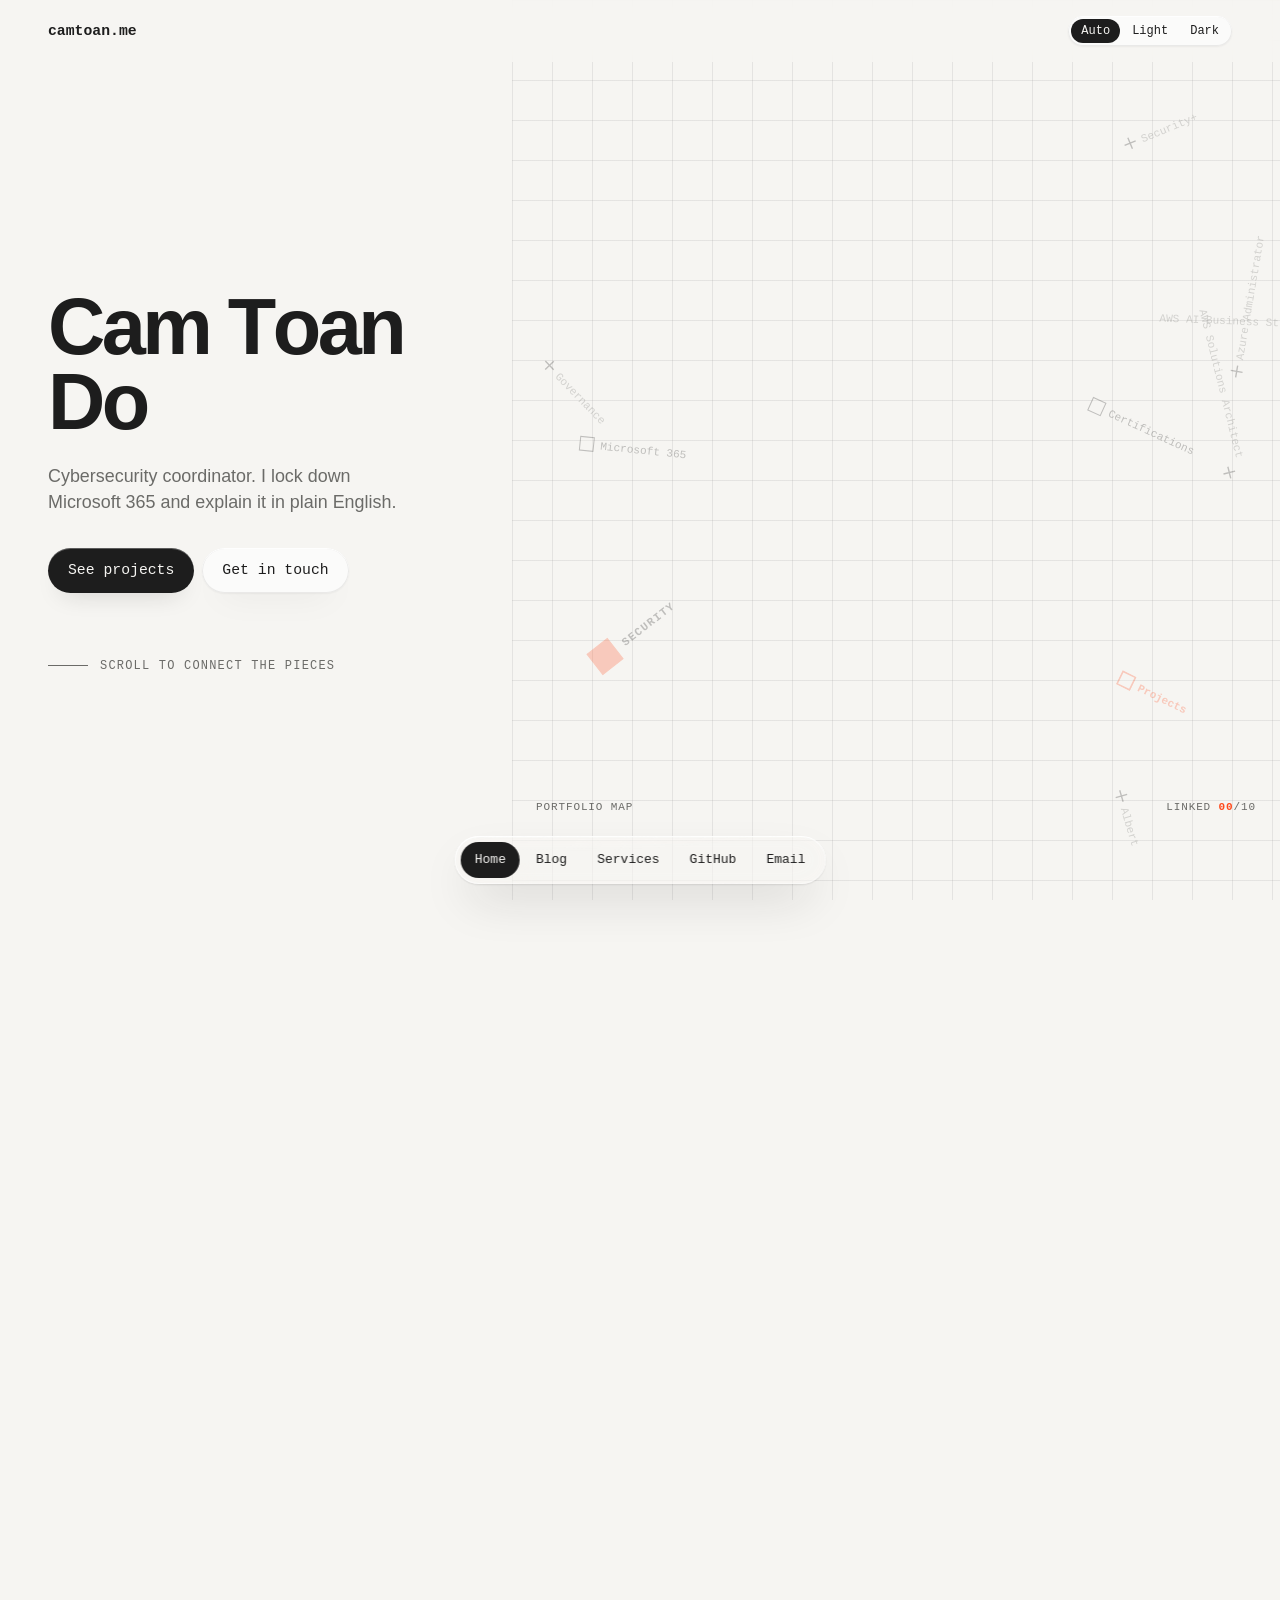
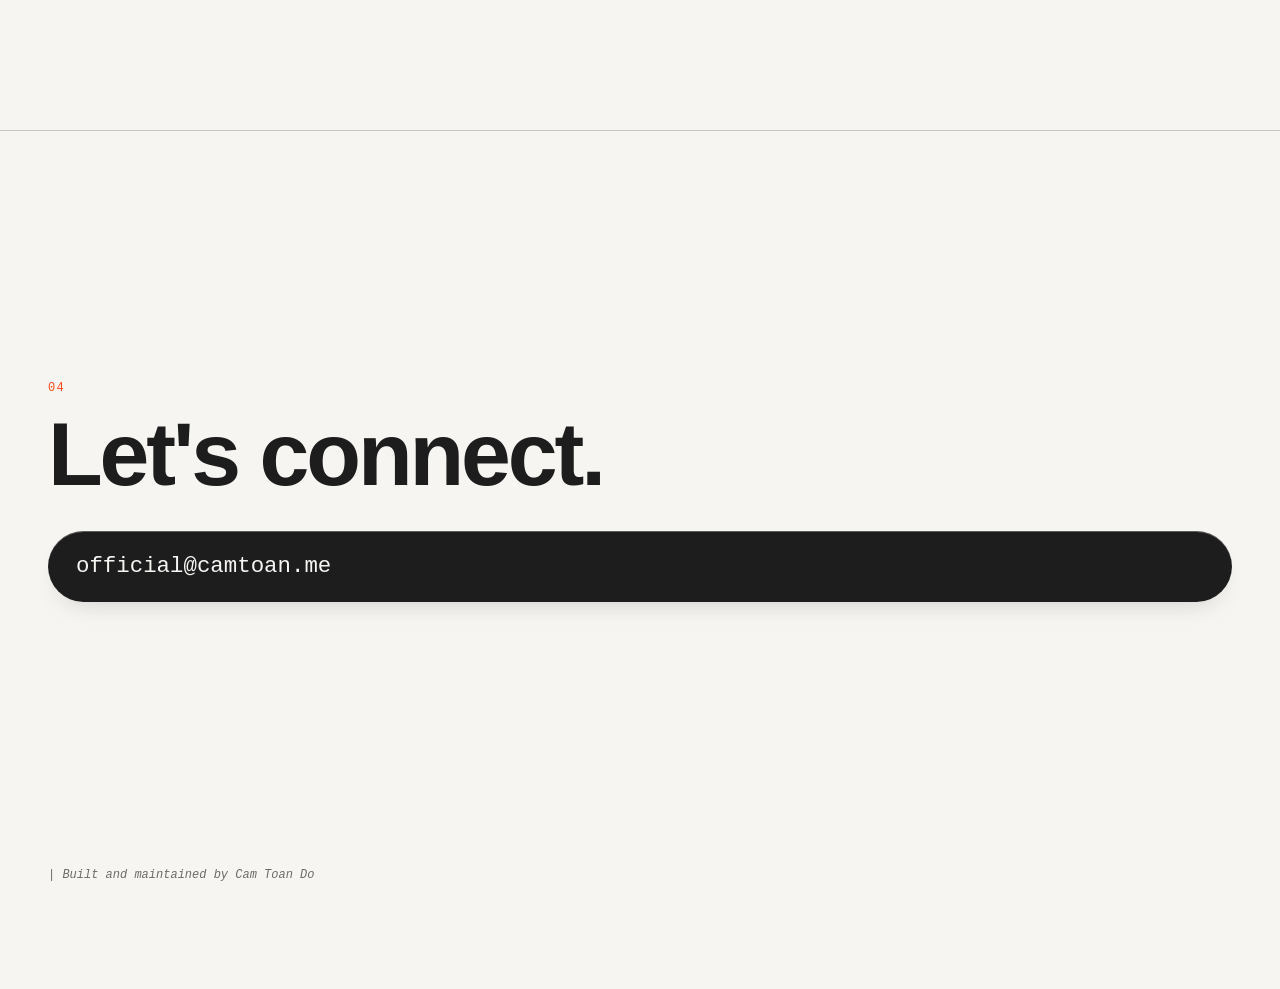
<file: index.html>
<!doctype html>
<html lang="en">
<head>
  <meta charset="utf-8">
  <meta name="viewport" content="width=device-width, initial-scale=1">
  <title>Cam Toan Do</title>
  <meta name="description" content="Cam Toan Do: cybersecurity coordinator focused on Microsoft 365 security and governance.">
  <meta name="color-scheme" content="light dark">
  <link rel="icon" href="favicon.svg" type="image/svg+xml">
  <link rel="icon" href="favicon.png" type="image/png" sizes="64x64">
  <link rel="apple-touch-icon" href="apple-touch-icon.png">
  <link rel="stylesheet" href="styles.css">
  <!-- loads before paint so a saved light/dark choice never flashes -->
  <script src="script.js"></script>
  <script src="glass.js" defer></script>
</head>
<body>
  <header class="bar">
    <a class="mark" href="/">camtoan.me</a>
    <div class="theme" role="group" aria-label="Colour theme">
      <button type="button" data-theme-set="system" aria-pressed="true">Auto</button>
      <button type="button" data-theme-set="light" aria-pressed="false">Light</button>
      <button type="button" data-theme-set="dark" aria-pressed="false">Dark</button>
    </div>
  </header>

  <!-- floating glass dock: the main menu on every page and every screen size -->
  <nav class="dock glass" aria-label="Main">
    <a href="/" aria-current="page">Home</a>
    <a href="/blog/">Blog</a>
    <a href="/services/">Services</a>
    <a href="https://github.com/camtoan-do">GitHub</a>
    <a href="mailto:official@camtoan.me">Email</a>
  </nav>

  <main>
    <section class="story">
      <!-- the map: scattered on arrival, each chapter below pulls its pieces into place -->
      <div class="stage" aria-hidden="true">
        <svg class="map" viewBox="0 0 900 800" preserveAspectRatio="xMidYMid meet">
          <g class="world">
            <g class="frame">
              <path d="M110 158V130h28M552 130h28v28M580 402v28h-28M138 430h-28v-28"/>
            </g>

            <g class="links">
              <line class="link" data-ch="1" data-a="core" data-b="m365" pathLength="1" x1="450" y1="380" x2="290" y2="270"/>
              <line class="link" data-ch="1" data-a="m365" data-b="gov" pathLength="1" x1="290" y1="270" x2="150" y2="190"/>
              <line class="link" data-ch="1" data-a="core" data-b="gov" pathLength="1" x1="450" y1="380" x2="150" y2="190"/>
              <line class="link" data-ch="2" data-a="core" data-b="secplus" pathLength="1" x1="450" y1="380" x2="500" y2="170"/>
              <line class="link" data-ch="2" data-a="core" data-b="cloud" pathLength="1" x1="450" y1="380" x2="650" y2="270"/>
              <line class="link" data-ch="2" data-a="cloud" data-b="azure" pathLength="1" x1="650" y1="270" x2="640" y2="120"/>
              <line class="link" data-ch="2" data-a="cloud" data-b="aws" pathLength="1" x1="650" y1="270" x2="790" y2="360"/>
              <line class="link" data-ch="2" data-a="cloud" data-b="awsai" pathLength="1" x1="650" y1="270" x2="760" y2="460"/>
              <line class="link" data-ch="3" data-a="core" data-b="projects" pathLength="1" x1="450" y1="380" x2="420" y2="580"/>
              <line class="link" data-ch="3" data-a="projects" data-b="albert" pathLength="1" x1="420" y1="580" x2="640" y2="600"/>
            </g>

            <!-- squares are topics, crosses are things -->
            <g transform="translate(450 380)"><g class="node topic core" data-id="core" data-ch="1"><rect x="-15" y="-15" width="30" height="30"/><text x="26" y="5">SECURITY</text></g></g>
            <g transform="translate(290 270)"><g class="node topic" data-id="m365" data-ch="1"><rect x="-8" y="-8" width="16" height="16"/><text x="16" y="5">Microsoft 365</text></g></g>
            <g transform="translate(150 190)"><g class="node thing" data-id="gov" data-ch="1"><path d="M-7 0H7M0-7V7"/><text x="14" y="5">Governance</text></g></g>

            <g transform="translate(650 270)"><g class="node topic" data-id="cloud" data-ch="2"><rect x="-8" y="-8" width="16" height="16"/><text x="16" y="5">Certifications</text></g></g>
            <g transform="translate(500 170)"><g class="node thing" data-id="secplus" data-ch="2"><path d="M-7 0H7M0-7V7"/><text x="14" y="5">Security+</text></g></g>
            <g transform="translate(640 120)"><g class="node thing" data-id="azure" data-ch="2"><path d="M-7 0H7M0-7V7"/><text x="14" y="5">Azure Administrator</text></g></g>
            <g transform="translate(790 360)"><g class="node thing" data-id="aws" data-ch="2"><path d="M-7 0H7M0-7V7"/><text class="end" x="-14" y="-12">AWS Solutions Architect</text></g></g>
            <g transform="translate(760 460)"><g class="node thing" data-id="awsai" data-ch="2"><path d="M-7 0H7M0-7V7"/><text class="end" x="-14" y="5">AWS AI Business Strategist</text></g></g>

            <g transform="translate(420 580)"><g class="node topic live" data-id="projects" data-ch="3"><rect class="ping" x="-8" y="-8" width="16" height="16"/><rect x="-8" y="-8" width="16" height="16"/><text x="16" y="5">Projects</text></g></g>
            <g transform="translate(640 600)"><a href="https://github.com/kamllistos/albert" tabindex="-1" class="node thing" data-id="albert" data-ch="3"><path d="M-7 0H7M0-7V7"/><text x="14" y="5">Albert</text></a></g>
          </g>
        </svg>
        <p class="readout"><span>Portfolio map</span><span class="count">linked <b>00</b>/10</span></p>
      </div>

      <div class="steps">
        <div class="step hero">
          <h1 aria-label="Cam Toan Do">Cam Toan Do</h1>
          <p class="lede">Cybersecurity coordinator. I lock down Microsoft 365 and explain it in plain English.</p>
          <div class="ctas">
            <a class="btn on" href="#projects">See projects</a>
            <a class="btn" href="mailto:official@camtoan.me">Get in touch</a>
          </div>
          <p class="hint">Scroll to connect the pieces</p>
        </div>

        <article class="step chapter">
          <p class="num">01</p>
          <h2>Security, mostly Microsoft&nbsp;365.</h2>
          <p>Day job: Cybersecurity Coordinator at a construction company. The focus is Microsoft 365 security and governance.</p>
        </article>

        <article class="step chapter">
          <p class="num">02</p>
          <h2>Certifications</h2>
          <ul class="list">
            <li>CompTIA Security+</li>
            <li>Microsoft Azure Administrator Associate</li>
            <li>AWS Solutions Architect Associate</li>
            <li>AWS AI Business Strategist, Early Adopter</li>
          </ul>
        </article>

        <article class="step chapter" id="projects">
          <p class="num">03</p>
          <h2>Projects</h2>
          <ul class="list">
            <li><a href="https://github.com/kamllistos/albert">Albert</a>: one place to see, update and install every dev tool on your Mac (Homebrew, pip, npm and more). Open source, runs locally.</li>
          </ul>
        </article>
      </div>
    </section>

    <section class="contact">
      <p class="num">04</p>
      <h2>Let's connect.</h2>
      <a class="btn on big" href="mailto:official@camtoan.me">official@camtoan.me</a>
    </section>
  </main>

  <footer class="foot"><span class="spin" aria-hidden="true"></span>Built and maintained by Cam Toan Do</footer>
</body>
</html>
</file>
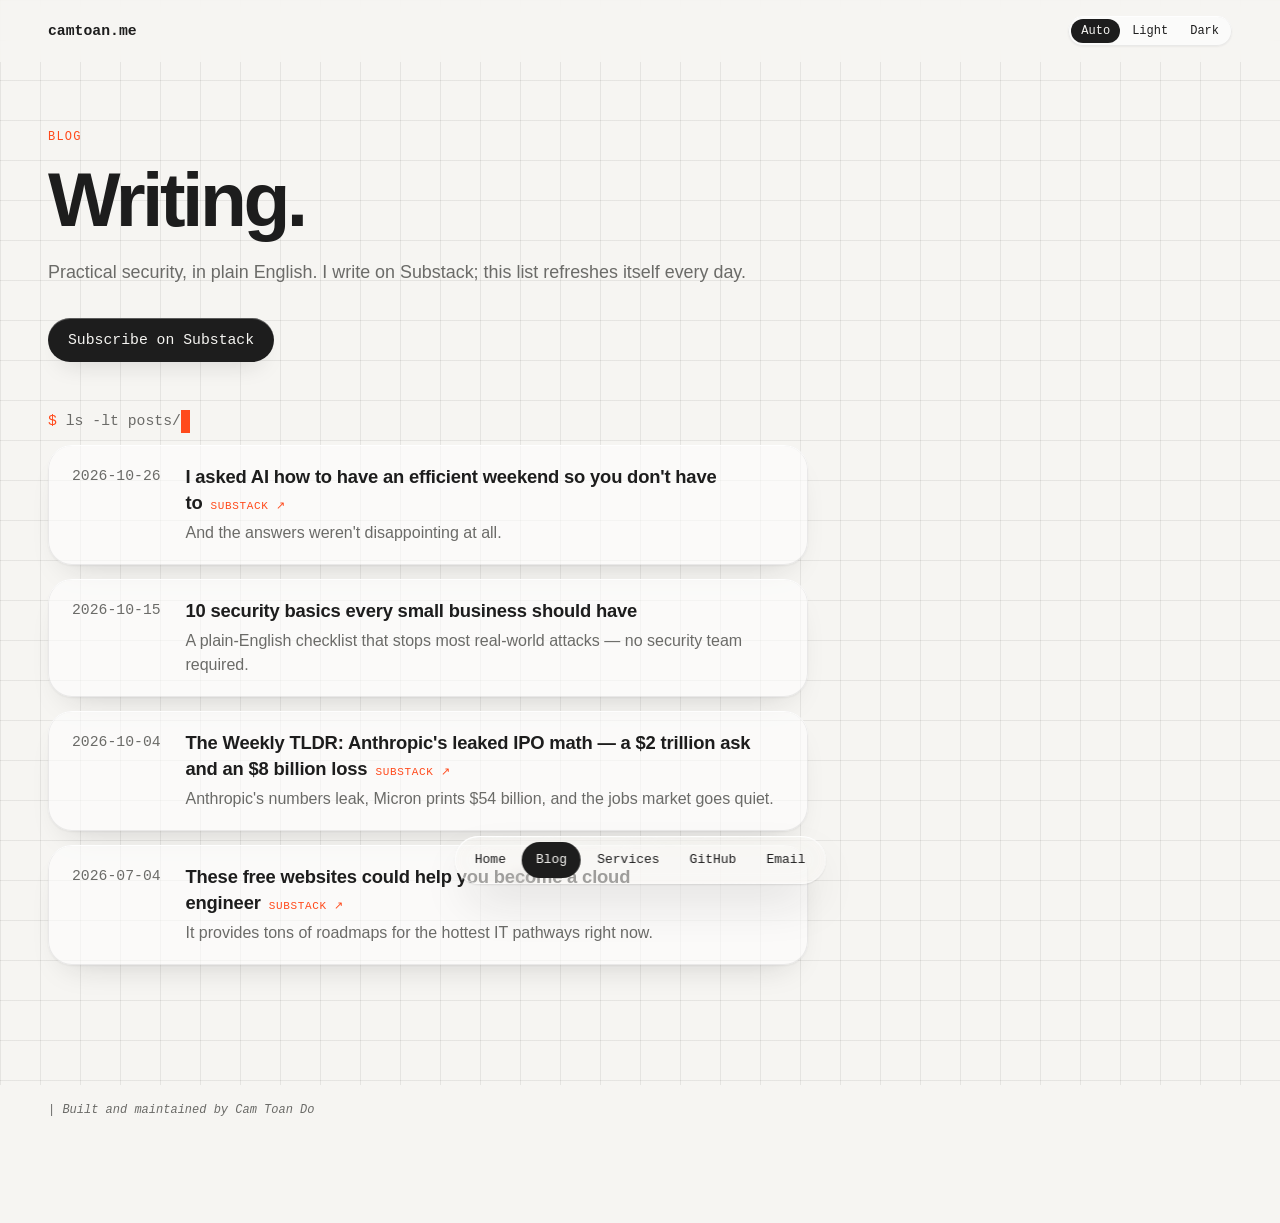
<file: blog/index.html>
<!doctype html>
<html lang="en">
<head>
  <meta charset="utf-8">
  <meta name="viewport" content="width=device-width, initial-scale=1">
  <title>Blog — Cam Toan Do</title>
  <meta name="description" content="Practical security, in plain English. Posts by Cam Toan Do, refreshed daily from Substack.">
  <meta name="color-scheme" content="light dark">
  <link rel="canonical" href="https://camtoan.me/blog/">
  <link rel="icon" href="/favicon.svg" type="image/svg+xml">
  <link rel="icon" href="/favicon.png" type="image/png" sizes="64x64">
  <link rel="apple-touch-icon" href="/apple-touch-icon.png">
  <link rel="stylesheet" href="/styles.css">
  <!-- loads before paint so a saved light/dark choice never flashes -->
  <script src="/script.js"></script>
  <script src="/glass.js" defer></script>
</head>
<body>
  <header class="bar">
    <a class="mark" href="/">camtoan.me</a>
    <div class="theme" role="group" aria-label="Colour theme">
      <button type="button" data-theme-set="system" aria-pressed="true">Auto</button>
      <button type="button" data-theme-set="light" aria-pressed="false">Light</button>
      <button type="button" data-theme-set="dark" aria-pressed="false">Dark</button>
    </div>
  </header>

  <nav class="dock glass" aria-label="Main">
    <a href="/">Home</a>
    <a href="/blog/" aria-current="page">Blog</a>
    <a href="/services/">Services</a>
    <a href="https://github.com/camtoan-do">GitHub</a>
    <a href="mailto:official@camtoan.me">Email</a>
  </nav>

  <main class="page">
    <p class="num">Blog</p>
    <h1>Writing.</h1>
    <p class="lede">Practical security, in plain English. I write on Substack; this list refreshes itself every day.</p>
    <div class="ctas">
      <a class="btn on" href="https://substack.com/@camtoando" rel="noopener">Subscribe on Substack</a>
    </div>

    <p class="prompt" aria-hidden="true"><b>$</b> ls -lt posts/<span class="cursor">_</span></p>
    <ol class="posts">
      <!-- posts:start (filled in by .github/scripts/build-blog.mjs; edits between these markers are overwritten) -->
      <li><time datetime="2026-10-26">2026-10-26</time><div><a href="https://camtoando.substack.com/p/i-asked-ai-how-to-have-an-efficient" rel="noopener noreferrer">I asked AI how to have an efficient weekend so you don&#39;t have to</a><span class="where">Substack ↗</span></div><p>And the answers weren&#39;t disappointing at all.</p></li>
      <li><time datetime="2026-10-15">2026-10-15</time><div><a href="/blog/small-business-security-checklist/">10 security basics every small business should have</a></div><p>A plain-English checklist that stops most real-world attacks — no security team required.</p></li>
      <li><time datetime="2026-10-04">2026-10-04</time><div><a href="https://camtoando.substack.com/p/the-weekly-tldr-anthropics-leaked" rel="noopener noreferrer">The Weekly TLDR: Anthropic&#39;s leaked IPO math — a $2 trillion ask and an $8 billion loss</a><span class="where">Substack ↗</span></div><p>Anthropic&#39;s numbers leak, Micron prints $54 billion, and the jobs market goes quiet.</p></li>
      <li><time datetime="2026-07-04">2026-07-04</time><div><a href="https://camtoando.substack.com/p/these-free-websites-could-help-you" rel="noopener noreferrer">These free websites could help you become a cloud engineer</a><span class="where">Substack ↗</span></div><p>It provides tons of roadmaps for the hottest IT pathways right now.</p></li>
      <!-- posts:end -->
    </ol>
  </main>

  <footer class="foot"><span class="spin" aria-hidden="true"></span>Built and maintained by Cam Toan Do</footer>
</body>
</html>
</file>
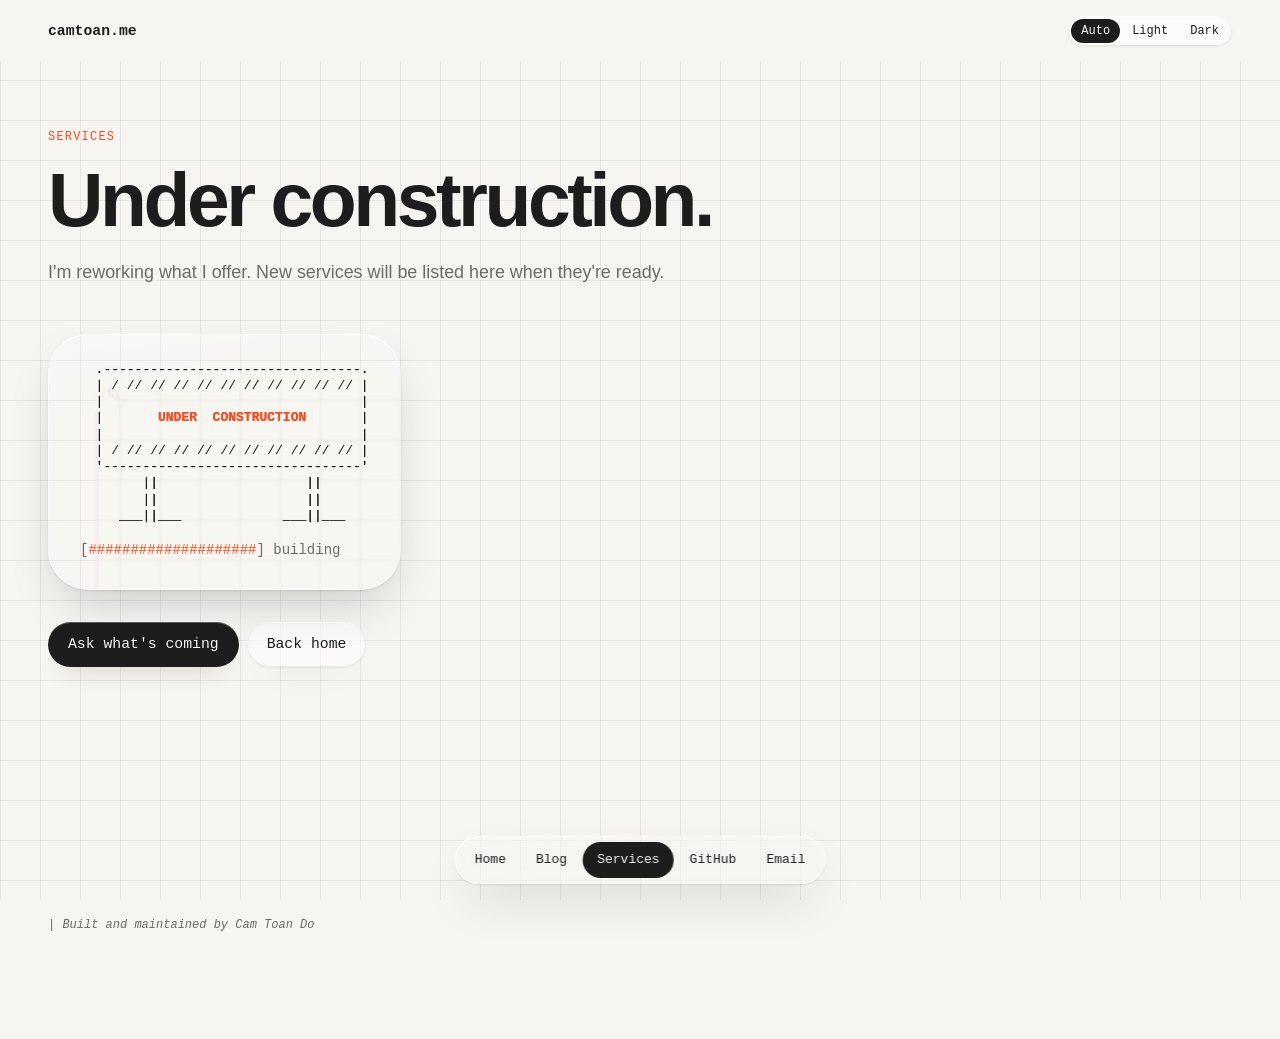
<file: services/index.html>
<!doctype html>
<html lang="en">
<head>
  <meta charset="utf-8">
  <meta name="viewport" content="width=device-width, initial-scale=1">
  <title>Services — Cam Toan Do</title>
  <meta name="description" content="Services by Cam Toan Do are being reworked. This page is under construction.">
  <meta name="color-scheme" content="light dark">
  <link rel="canonical" href="https://camtoan.me/services/">
  <link rel="icon" href="/favicon.svg" type="image/svg+xml">
  <link rel="icon" href="/favicon.png" type="image/png" sizes="64x64">
  <link rel="apple-touch-icon" href="/apple-touch-icon.png">
  <link rel="stylesheet" href="/styles.css">
  <!-- loads before paint so a saved light/dark choice never flashes -->
  <script src="/script.js"></script>
  <script src="/glass.js" defer></script>
</head>
<body>
  <header class="bar">
    <a class="mark" href="/">camtoan.me</a>
    <div class="theme" role="group" aria-label="Colour theme">
      <button type="button" data-theme-set="system" aria-pressed="true">Auto</button>
      <button type="button" data-theme-set="light" aria-pressed="false">Light</button>
      <button type="button" data-theme-set="dark" aria-pressed="false">Dark</button>
    </div>
  </header>

  <nav class="dock glass" aria-label="Main">
    <a href="/">Home</a>
    <a href="/blog/">Blog</a>
    <a href="/services/" aria-current="page">Services</a>
    <a href="https://github.com/camtoan-do">GitHub</a>
    <a href="mailto:official@camtoan.me">Email</a>
  </nav>

  <main class="page">
    <p class="num">Services</p>
    <h1>Under construction.</h1>
    <p class="lede">I'm reworking what I offer. New services will be listed here when they're ready.</p>

    <div class="sign glass" aria-hidden="true">
      <div class="frames">
<pre class="ascii">  .---------------------------------.
  | /  /  /  /  /  /  /  /  /  /  / |
  |                                 |
  |       <b>UNDER  CONSTRUCTION</b>       |
  |                                 |
  | /  /  /  /  /  /  /  /  /  /  / |
  '---------------------------------'
        ||                   ||
        ||                   ||
     ___||___             ___||___</pre>
<pre class="ascii">  .---------------------------------.
  |   /  /  /  /  /  /  /  /  /  /  |
  |                                 |
  |       <b>UNDER  CONSTRUCTION</b>       |
  |                                 |
  |   /  /  /  /  /  /  /  /  /  /  |
  '---------------------------------'
        ||                   ||
        ||                   ||
     ___||___             ___||___</pre>
      </div>
      <p class="progress">[<i>####################</i>] building</p>
    </div>

    <div class="ctas">
      <a class="btn on" href="mailto:official@camtoan.me?subject=Services">Ask what's coming</a>
      <a class="btn" href="/">Back home</a>
    </div>
  </main>

  <footer class="foot"><span class="spin" aria-hidden="true"></span>Built and maintained by Cam Toan Do</footer>
</body>
</html>
</file>
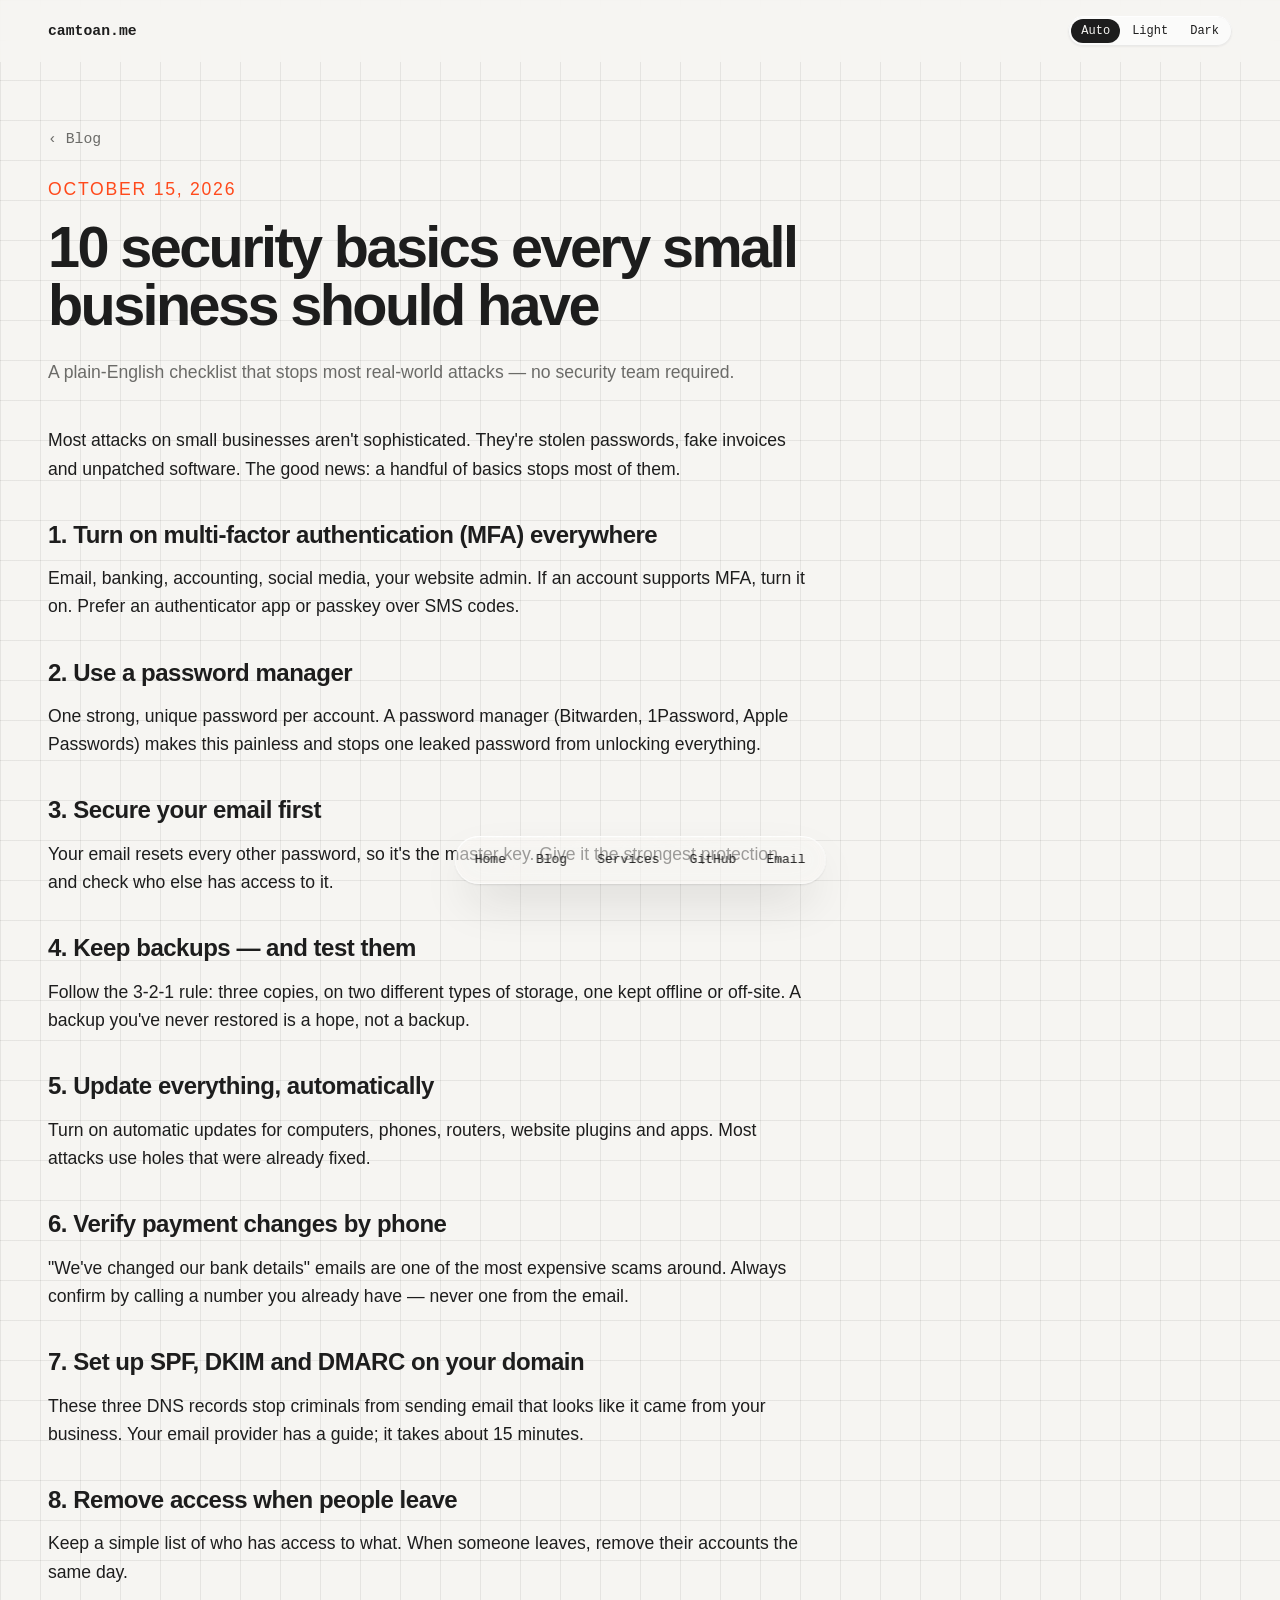
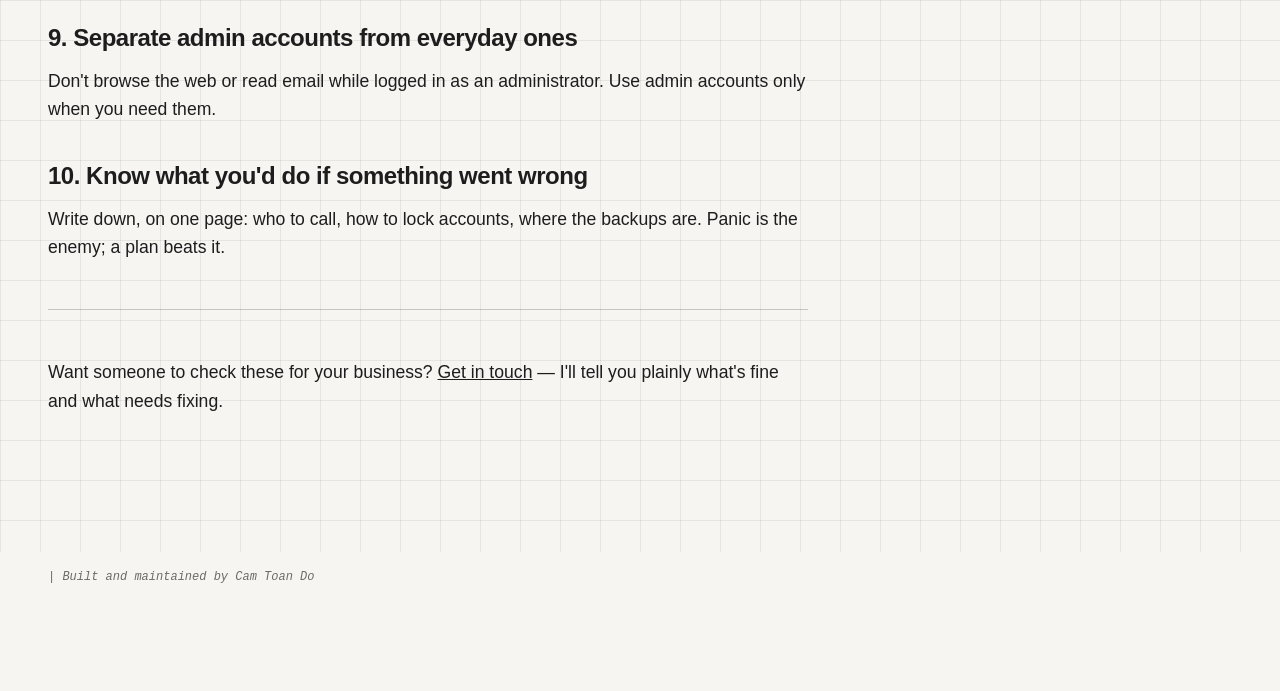
<file: blog/small-business-security-checklist/index.html>
<!doctype html>
<html lang="en">
<head>
  <meta charset="utf-8">
  <meta name="viewport" content="width=device-width, initial-scale=1">
  <title>10 security basics every small business should have — Cam Toan Do</title>
  <meta name="description" content="A plain-English checklist that stops most real-world attacks, no security team required.">
  <meta name="color-scheme" content="light dark">
  <link rel="canonical" href="https://camtoan.me/blog/small-business-security-checklist/">
  <link rel="icon" href="/favicon.svg" type="image/svg+xml">
  <link rel="icon" href="/favicon.png" type="image/png" sizes="64x64">
  <link rel="apple-touch-icon" href="/apple-touch-icon.png">
  <link rel="stylesheet" href="/styles.css">
  <!-- loads before paint so a saved light/dark choice never flashes -->
  <script src="/script.js"></script>
  <script src="/glass.js" defer></script>
</head>
<body>
  <header class="bar">
    <a class="mark" href="/">camtoan.me</a>
    <div class="theme" role="group" aria-label="Colour theme">
      <button type="button" data-theme-set="system" aria-pressed="true">Auto</button>
      <button type="button" data-theme-set="light" aria-pressed="false">Light</button>
      <button type="button" data-theme-set="dark" aria-pressed="false">Dark</button>
    </div>
  </header>

  <nav class="dock glass" aria-label="Main">
    <a href="/">Home</a>
    <a href="/blog/">Blog</a>
    <a href="/services/">Services</a>
    <a href="https://github.com/camtoan-do">GitHub</a>
    <a href="mailto:official@camtoan.me">Email</a>
  </nav>

  <main class="page prose">
    <a class="back" href="/blog/">&lsaquo; Blog</a>
    <p class="num"><time datetime="2026-10-15">October 15, 2026</time></p>
    <h1>10 security basics every small business should have</h1>
    <p class="lede">A plain-English checklist that stops most real-world attacks — no security team required.</p>

    <p>Most attacks on small businesses aren't sophisticated. They're stolen passwords, fake invoices and unpatched software. The good news: a handful of basics stops most of them.</p>

    <h2>1. Turn on multi-factor authentication (MFA) everywhere</h2>
    <p>Email, banking, accounting, social media, your website admin. If an account supports MFA, turn it on. Prefer an authenticator app or passkey over SMS codes.</p>

    <h2>2. Use a password manager</h2>
    <p>One strong, unique password per account. A password manager (Bitwarden, 1Password, Apple Passwords) makes this painless and stops one leaked password from unlocking everything.</p>

    <h2>3. Secure your email first</h2>
    <p>Your email resets every other password, so it's the master key. Give it the strongest protection, and check who else has access to it.</p>

    <h2>4. Keep backups — and test them</h2>
    <p>Follow the 3-2-1 rule: three copies, on two different types of storage, one kept offline or off-site. A backup you've never restored is a hope, not a backup.</p>

    <h2>5. Update everything, automatically</h2>
    <p>Turn on automatic updates for computers, phones, routers, website plugins and apps. Most attacks use holes that were already fixed.</p>

    <h2>6. Verify payment changes by phone</h2>
    <p>"We've changed our bank details" emails are one of the most expensive scams around. Always confirm by calling a number you already have — never one from the email.</p>

    <h2>7. Set up SPF, DKIM and DMARC on your domain</h2>
    <p>These three DNS records stop criminals from sending email that looks like it came from your business. Your email provider has a guide; it takes about 15 minutes.</p>

    <h2>8. Remove access when people leave</h2>
    <p>Keep a simple list of who has access to what. When someone leaves, remove their accounts the same day.</p>

    <h2>9. Separate admin accounts from everyday ones</h2>
    <p>Don't browse the web or read email while logged in as an administrator. Use admin accounts only when you need them.</p>

    <h2>10. Know what you'd do if something went wrong</h2>
    <p>Write down, on one page: who to call, how to lock accounts, where the backups are. Panic is the enemy; a plan beats it.</p>

    <hr>

    <p>Want someone to check these for your business? <a href="mailto:official@camtoan.me">Get in touch</a> — I'll tell you plainly what's fine and what needs fixing.</p>
  </main>

  <footer class="foot"><span class="spin" aria-hidden="true"></span>Built and maintained by Cam Toan Do</footer>
</body>
</html>
</file>
<file: styles.css>
:root {
  --bg: #f6f5f2;
  --ink: #1d1d1d;
  --muted: #6b6b68;
  --accent: #ff4a1c;
  --line: rgba(29, 29, 29, .22);
  --rule: rgba(29, 29, 29, .08);
  --sans: ui-sans-serif, -apple-system, BlinkMacSystemFont, "Helvetica Neue", Arial, sans-serif;
  --mono: ui-monospace, "SF Mono", SFMono-Regular, Menlo, Consolas, "Liberation Mono", monospace;
  --pad: clamp(16px, 4vw, 48px);
}

/* dark: follow the system unless the visitor picked Light; or forced with Dark */
@media (prefers-color-scheme: dark) {
  :root:not([data-theme="light"]) {
    --bg: #121211;
    --ink: #ecebe7;
    --muted: #9a9995;
    --accent: #ff5a2e;
    --line: rgba(236, 235, 231, .22);
    --rule: rgba(236, 235, 231, .07);
    color-scheme: dark;
  }
}
:root[data-theme="dark"] {
  --bg: #121211;
  --ink: #ecebe7;
  --muted: #9a9995;
  --accent: #ff5a2e;
  --line: rgba(236, 235, 231, .22);
  --rule: rgba(236, 235, 231, .07);
  color-scheme: dark;
}
:root[data-theme="light"] { color-scheme: light; }

* { box-sizing: border-box; }
html, body { margin: 0; }
body { background: var(--bg); color: var(--ink); font: 14px/1.55 var(--mono); }
a { color: inherit; }
:focus-visible { outline: 2px solid var(--accent); outline-offset: 3px; }

/* top bar */
.bar { position: fixed; inset: 0 0 auto; z-index: 10; display: flex; align-items: center; gap: 24px; padding: 16px var(--pad); background: color-mix(in srgb, var(--bg) 88%, transparent); backdrop-filter: blur(10px); -webkit-backdrop-filter: blur(10px); }
.mark { text-decoration: none; font-weight: 700; margin-right: auto; }
.theme { display: flex; border: 1px solid var(--ink); }
.theme button { font: 12px var(--mono); color: var(--ink); background: none; border: 0; padding: 5px 9px; cursor: pointer; }
.theme button + button { border-left: 1px solid var(--ink); }
.theme button[aria-pressed="true"] { background: var(--ink); color: var(--bg); }

/* story: text column on the left, map pinned on the right while you scroll */
.story { display: grid; grid-template-columns: minmax(0, 2fr) minmax(0, 3fr); }
.stage {
  grid-column: 2; grid-row: 1; position: sticky; top: 0; height: 100dvh; overflow: hidden;
  background-image: linear-gradient(var(--rule) 1px, transparent 1px), linear-gradient(90deg, var(--rule) 1px, transparent 1px);
  background-size: 40px 40px;
  background-position: var(--gx, 0) var(--gy, 0);
}
.steps { grid-column: 1; grid-row: 1; position: relative; z-index: 1; }
.step { min-height: 90dvh; display: flex; flex-direction: column; justify-content: center; padding: 96px var(--pad) 48px; }
.hero { min-height: 100dvh; }

.map { width: 100%; height: 100%; overflow: visible; }
.map text { font: 13px var(--mono); fill: var(--ink); }
.map text.end { text-anchor: end; }
.node { transform-box: fill-box; transform-origin: center; cursor: default; transition: opacity .25s; }
.map a.node { cursor: pointer; }
.topic rect { fill: var(--bg); stroke: var(--ink); stroke-width: 1.2; }
.core rect { fill: var(--accent); stroke: var(--accent); }
.core text { font-weight: 700; letter-spacing: .12em; }
.thing path { stroke: var(--ink); stroke-width: 1.6; }
.thing text { fill: var(--muted); }
.live rect { stroke: var(--accent); stroke-width: 1.6; }
.live text { fill: var(--accent); font-weight: 700; }
.ping { fill: none; transform-box: fill-box; transform-origin: center; animation: ping 2.4s ease-out infinite; }
.link { stroke: var(--line); stroke-width: 1; stroke-dasharray: 1; stroke-dashoffset: 1; transition: stroke .25s, opacity .25s; }
.frame path { fill: none; stroke: var(--accent); stroke-width: 1.5; }
.frame { transform-box: fill-box; transform-origin: center; opacity: 0; }

/* hover a piece: it and its neighbours stay lit, the rest fade back */
.map.focus .node:not(.lit) { opacity: .2 !important; }
.map.focus .link:not(.lit) { opacity: .15; }
.map .link.lit { stroke: var(--accent); stroke-width: 1.5; }
.map a.node:hover text { text-decoration: underline; }

.readout { position: absolute; left: 24px; right: 24px; bottom: 84px; margin: 0; display: flex; justify-content: space-between; font-size: 11px; color: var(--muted); letter-spacing: .08em; text-transform: uppercase; }
.count b { color: var(--accent); font-weight: 700; }

@keyframes ping {
  from { transform: scale(1); opacity: .9; }
  to { transform: scale(2.6); opacity: 0; }
}

/* type */
.eyebrow, .num, .hint { margin: 0; font-size: 12px; color: var(--muted); letter-spacing: .1em; text-transform: uppercase; }
.num { color: var(--accent); }
h1 { margin: 16px 0 0; font: 800 clamp(3rem, 6.2vw, 6rem)/.95 var(--sans); letter-spacing: -.045em; }
h1 .word { display: inline-block; white-space: nowrap; }
h1 .ch { display: inline-block; }
h2 { margin: 12px 0 0; max-width: 14ch; font: 750 clamp(2rem, 3.6vw, 3.4rem)/1 var(--sans); letter-spacing: -.035em; }
.lede, .step p:not(.num, .eyebrow, .hint) { margin: 24px 0 0; max-width: 38ch; font: 400 clamp(1.05rem, 1.4vw, 1.25rem)/1.45 var(--sans); color: var(--muted); }
.lede { margin-top: 24px; }
.list { margin: 24px 0 0; padding: 0; list-style: none; max-width: 420px; }
.list li { padding: 10px 0; border-top: 1px solid var(--line); }
.list li:last-child { border-bottom: 1px solid var(--line); }
.hint { margin-top: 64px; display: flex; align-items: center; gap: 12px; }
.hint::before { content: ""; width: 40px; height: 1px; background: currentColor; }

.ctas { display: flex; flex-wrap: wrap; gap: 8px; margin-top: 32px; }
.btn { display: inline-block; border: 1px solid var(--ink); padding: 10px 16px; text-decoration: none; white-space: nowrap; transition: transform .12s ease, background .15s; }
.btn:hover, .btn:focus-visible { background: color-mix(in srgb, var(--ink) 7%, transparent); }
.btn.on { background: var(--ink); color: var(--bg); }
.btn.on:hover, .btn.on:focus-visible { background: var(--accent); border-color: var(--accent); color: #fff; }
.btn:active { transform: translateY(1px); }
.btn.big { margin-top: 32px; font-size: clamp(1rem, 2vw, 1.4rem); padding: 16px 24px; }

.contact { min-height: 80dvh; display: flex; flex-direction: column; justify-content: center; padding: 96px var(--pad); border-top: 1px solid var(--line); }
.contact h2 { max-width: none; font-size: clamp(2.6rem, 7vw, 6.5rem); }

.foot { padding: 16px var(--pad) 104px; color: var(--muted); font-size: 12px; font-style: italic; }

/* scroll reveals: only when the script runs, so text is never stuck hidden */
.js .chapter > * { opacity: 0; transform: translateY(28px); transition: opacity .6s ease, transform .7s cubic-bezier(.2, .7, .2, 1); }
.js .chapter > :nth-child(2) { transition-delay: .08s; }
.js .chapter > :nth-child(3) { transition-delay: .16s; }
.js .chapter.in > * { opacity: 1; transform: none; }
.js h1 .ch { opacity: 0; transform: translate(var(--x), var(--y)) rotate(var(--r)); transition: opacity .5s ease, transform .9s cubic-bezier(.2, .7, .2, 1); transition-delay: var(--d); }
.js h1.built .ch { opacity: 1; transform: none; }

/* phones: map pins to the top half, text scrolls under it */
@media (max-width: 900px) {
  .bar { gap: 14px; padding: 12px 16px; }
  .story { display: block; }
  .stage { top: 0; height: 52dvh; z-index: 2; border-bottom: 1px solid var(--line); background-color: var(--bg); }
  .map text { font-size: 24px; }
  .thing text { display: none; }
  .core text { font-size: 28px; }
  .readout { left: 16px; right: 16px; bottom: 10px; }
  .step { min-height: 70dvh; padding: 48px 16px; }
  .hero { min-height: 48dvh; padding-top: 32px; }
  .hint { margin-top: 32px; }
  .contact { padding: 72px 16px; }
}
@media (max-width: 420px) {
  .theme button { padding: 5px 7px; }
}

@media (prefers-reduced-motion: reduce) {
  .ping { animation: none; opacity: 0; }
  .btn, .node, .link { transition: none; }
  .js .chapter > *, .js h1 .ch { opacity: 1; transform: none; transition: none; }
}

/* ---- Liquid glass: the floating dock and the construction sign. ----
   A clear, thick-looking lens: light fill, bright rim that turns toward the pointer, inner glow, soft shadow.
   glass.js adds the real bending of whatever is behind it at the rim (Chromium); elsewhere it is frosted glass. */
:root {
  --glass-fill: rgba(255, 255, 255, .1); --glass-rim: rgba(255, 255, 255, .95); --glass-rim-dim: rgba(255, 255, 255, .28);
  --glass-glow: rgba(255, 255, 255, .14); --glass-shade: rgba(29, 29, 29, .22);
}
@media (prefers-color-scheme: dark) {
  :root:not([data-theme="light"]) {
    --glass-fill: rgba(255, 255, 255, .03); --glass-rim: rgba(255, 255, 255, .55); --glass-rim-dim: rgba(255, 255, 255, .1);
    --glass-glow: rgba(255, 255, 255, .06); --glass-shade: rgba(0, 0, 0, .65);
  }
}
:root[data-theme="dark"] {
  --glass-fill: rgba(255, 255, 255, .03); --glass-rim: rgba(255, 255, 255, .55); --glass-rim-dim: rgba(255, 255, 255, .1);
  --glass-glow: rgba(255, 255, 255, .06); --glass-shade: rgba(0, 0, 0, .65);
}
.glass-defs { position: absolute; width: 0; height: 0; }
.glass {
  --glint: 135deg; --glass-blur: .8px;
  isolation: isolate; border-radius: 40px; background: var(--glass-fill);
  backdrop-filter: blur(6px) saturate(1.8); -webkit-backdrop-filter: blur(6px) saturate(1.8);
  box-shadow:
    inset 0 1px 1px var(--glass-rim), inset 0 -1px 1px var(--glass-rim-dim), inset 0 0 26px var(--glass-glow),
    0 1px 2px rgba(0, 0, 0, .1), 0 22px 50px -14px var(--glass-shade);
}
.glass::before {
  content: ""; position: absolute; inset: 0; border-radius: inherit; padding: 1.2px; pointer-events: none;
  background: linear-gradient(var(--glint), var(--glass-rim), transparent 32%, transparent 68%, var(--glass-rim-dim));
  -webkit-mask: linear-gradient(#000 0 0) content-box, linear-gradient(#000 0 0); -webkit-mask-composite: xor;
  mask: linear-gradient(#000 0 0) content-box exclude, linear-gradient(#000 0 0);
}
.glass::after {
  content: ""; position: absolute; inset: 0; z-index: -1; border-radius: inherit; pointer-events: none;
  background: radial-gradient(120% 90% at 18% -20%, var(--glass-glow), transparent 60%);
}

/* dock: the menu floats at the bottom centre, like a phone tab bar */
.dock { position: fixed; left: 50%; bottom: 16px; translate: -50% 0; z-index: 11; display: flex; gap: 2px; padding: 6px; border-radius: 999px; --glass-bezel: 18px;
  /* text scrolls under the dock, so it is frostier than the other glass to keep its labels readable */
  background: color-mix(in srgb, var(--bg) 58%, transparent); --glass-blur: 7px; }
.dock a { padding: 8px 14px; border-radius: 999px; text-decoration: none; white-space: nowrap; font-size: 13px; transition: background .2s, color .2s; }
.dock a:hover, .dock a:focus-visible { background: color-mix(in srgb, var(--ink) 9%, transparent); }
.dock a[aria-current="page"] { background: var(--ink); color: var(--bg); }

/* inner pages (blog, services): one text column on grid paper */
.page {
  min-height: 100dvh; padding: 128px var(--pad) 120px;
  background-image: linear-gradient(var(--rule) 1px, transparent 1px), linear-gradient(90deg, var(--rule) 1px, transparent 1px);
  background-size: 40px 40px;
}
.page > * { max-width: 760px; }
.page h1 { font-size: clamp(2.6rem, 6vw, 5rem); }
.back { display: inline-block; margin-bottom: 24px; color: var(--muted); text-decoration: none; }
.back:hover { color: var(--ink); }

/* blog list, laid out like a terminal listing */
.prompt { margin: 48px 0 0; color: var(--muted); }
.prompt b { color: var(--accent); font-weight: 400; }
.cursor { display: inline-block; width: 1ch; background: var(--accent); color: transparent; animation: blink 1.1s steps(1) infinite; }
@keyframes blink { 50% { opacity: 0; } }
.posts { list-style: none; margin: 12px 0 0; padding: 0; border-top: 1px solid var(--line); }
.posts li { display: grid; grid-template-columns: 11ch 1fr; gap: 4px 16px; padding: 16px 0; border-bottom: 1px solid var(--line); }
.posts time { color: var(--muted); }
.posts a { font: 700 1.15rem/1.3 var(--sans); letter-spacing: -.01em; text-decoration: none; }
.posts a:hover { color: var(--accent); }
.posts .where { margin-left: 8px; font: 11px var(--mono); color: var(--accent); letter-spacing: .06em; text-transform: uppercase; white-space: nowrap; }
.posts p { grid-column: 2; margin: 0; font: 400 1rem/1.5 var(--sans); color: var(--muted); }

/* a post */
.prose h1 { font-size: clamp(2.2rem, 5vw, 3.6rem); line-height: 1; }
.prose h2 { max-width: none; margin-top: 40px; font-size: 1.5rem; letter-spacing: -.02em; }
.prose p, .prose li { font: 400 1.1rem/1.6 var(--sans); }
.prose .lede { margin-bottom: 40px; }
.prose hr { border: 0; border-top: 1px solid var(--line); margin: 48px 0; }

/* services: an ASCII barrier with marching stripes, sitting on glass */
.sign { position: relative; width: fit-content; max-width: 100%; margin-top: 48px; padding: 28px 32px; overflow: hidden; --glass-bezel: 26px; }
.ascii { margin: 0; font: 13px/1.25 var(--mono); white-space: pre; }
.frames { position: relative; }
.frames pre + pre { position: absolute; inset: 0; }
.sign .ascii b { color: var(--accent); font-weight: 700; }
.progress { margin: 16px 0 0; white-space: nowrap; color: var(--muted); }
.progress i { display: inline-block; width: 20ch; vertical-align: bottom; overflow: hidden; font-style: normal; color: var(--accent); }

/* footer: a tiny ASCII spinner (static where the browser cannot animate it) */
.spin::before { content: "| "; white-space: pre; font-style: normal; }

@media (prefers-reduced-motion: no-preference) {
  .glass { transition: transform .45s cubic-bezier(.34, 1.56, .64, 1); }
  .frames pre { animation: frame-a .9s steps(1) infinite; }
  .frames pre + pre { animation-name: frame-b; }
  @keyframes frame-a { 0% { opacity: 1; } 50% { opacity: 0; } }
  @keyframes frame-b { 0% { opacity: 0; } 50% { opacity: 1; } }
  .progress i { animation: fill 6s steps(20) infinite; }
  @keyframes fill { from { width: 0; } to { width: 20ch; } }
  .spin::before { animation: spin .8s steps(1) infinite; }
  @keyframes spin { 0% { content: "| "; } 25% { content: "/ "; } 50% { content: "- "; } 75% { content: "\\ "; } }
}
@media (prefers-reduced-motion: reduce) {
  .frames pre + pre { display: none; }
  .cursor { animation: none; }
}
@media (max-width: 900px) {
  .dock a { padding: 8px 10px; font-size: 12px; }
  .page { padding: 96px 16px 120px; }
  .posts li { grid-template-columns: 1fr; }
  .posts p { grid-column: 1; }
  .sign { padding: 20px 16px; }
  .ascii { font-size: 10px; }
}

/* ==== Glass everywhere, fluid sizing. ====
   Last on purpose: buttons, the theme switch and blog rows become glass capsules and panes, and fixed pixel
   sizes give way to ones that flow with the window width. */
:root {
  --r-md: clamp(16px, 2vw, 24px);
  --pane: rgba(255, 255, 255, .58); --pane-edge: rgba(29, 29, 29, .08); --pane-rim: rgba(255, 255, 255, .95);
  --pane-shadow: inset 0 1px 0 var(--pane-rim), inset 0 0 0 1px var(--pane-edge), 0 1px 2px rgba(0, 0, 0, .05), 0 16px 34px -20px var(--glass-shade);
}
@media (prefers-color-scheme: dark) {
  :root:not([data-theme="light"]) { --pane: rgba(255, 255, 255, .045); --pane-edge: rgba(255, 255, 255, .09); --pane-rim: rgba(255, 255, 255, .16); }
}
:root[data-theme="dark"] { --pane: rgba(255, 255, 255, .045); --pane-edge: rgba(255, 255, 255, .09); --pane-rim: rgba(255, 255, 255, .16); }

body { font-size: clamp(13px, .78rem + .18vw, 15px); }
.btn { border: 0; border-radius: 999px; padding: 11px 20px; background: var(--pane); box-shadow: var(--pane-shadow); }
.btn.on { background: var(--ink); box-shadow: inset 0 1px 0 rgba(255, 255, 255, .28), 0 12px 26px -14px var(--glass-shade); }
.btn.big { padding: clamp(12px, 2vw, 18px) clamp(18px, 3vw, 28px); font-size: clamp(.95rem, 2.4vw, 1.4rem); white-space: normal; overflow-wrap: anywhere; }
.theme { border: 0; border-radius: 999px; padding: 3px; gap: 2px; background: var(--pane); box-shadow: var(--pane-shadow); }
.theme button { border-radius: 999px; padding: 5px 10px; font-size: clamp(11px, .6rem + .25vw, 12px); }
.theme button + button { border-left: 0; }

.posts { border-top: 0; display: grid; gap: clamp(10px, 1.4vw, 14px); }
.posts li, .posts li:last-child { border: 0; padding: clamp(14px, 2vw, 20px) clamp(16px, 2.4vw, 24px); border-radius: var(--r-md); background: var(--pane); box-shadow: var(--pane-shadow); }

/* dock: labels and padding shrink with the screen so five items always fit, down to the smallest phones */
.dock { max-width: calc(100vw - 12px); }
.dock a { font-size: clamp(10.5px, 3vw, 13px); padding: 8px clamp(6px, 2.3vw, 14px); }
.ascii { font-size: clamp(7.5px, 2.25vw, 13px); }
.progress { font-size: clamp(10px, 2.8vw, 14px); }
.page { padding: clamp(88px, 12vw, 128px) var(--pad) 120px; }

@media (prefers-reduced-motion: no-preference) {
  .btn, .posts li { transition: transform .4s cubic-bezier(.34, 1.56, .64, 1), background .15s, box-shadow .25s; }
  .btn:hover { transform: scale(1.04); }
  .btn:active { transform: scale(.96); }
  .posts li:hover { transform: translateY(-3px); box-shadow: var(--pane-shadow), 0 0 0 1.5px var(--accent); }
}
</file>
